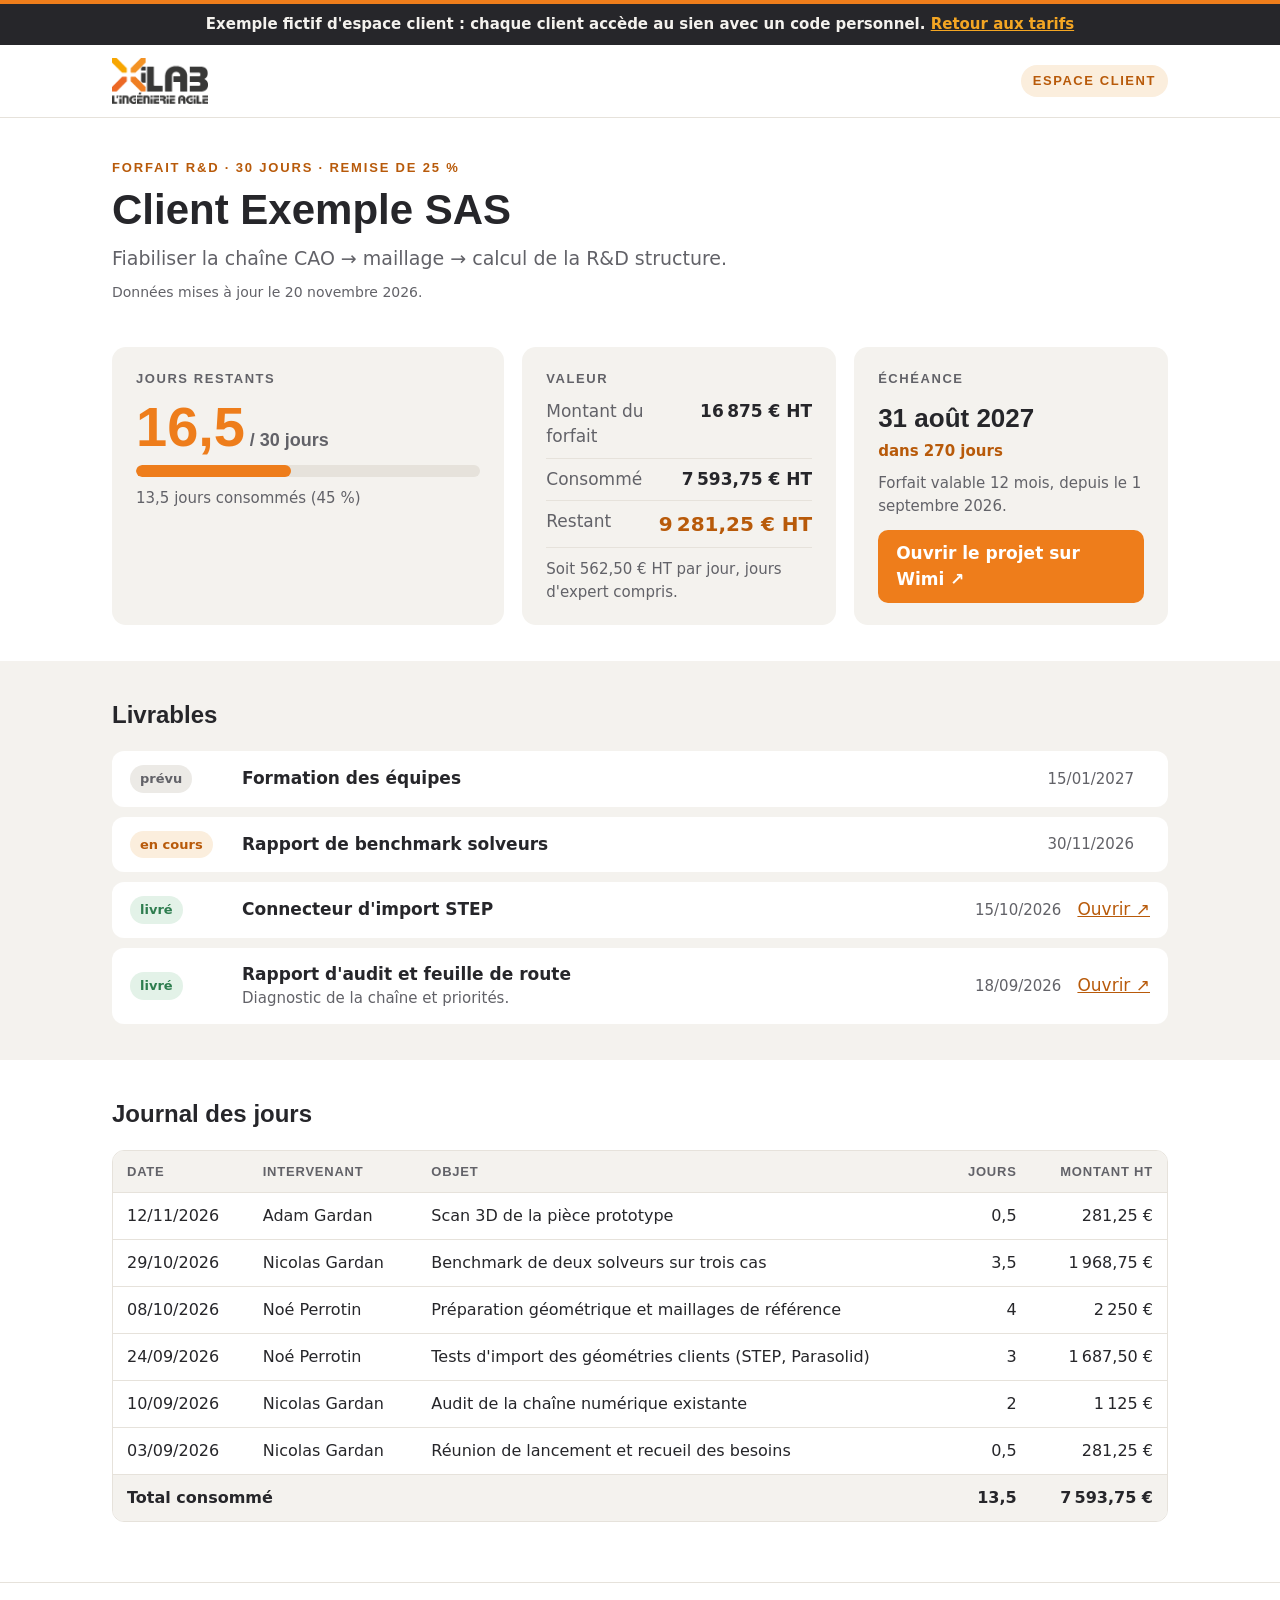
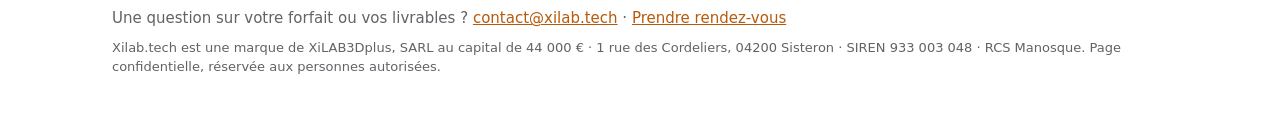
<file: static/espace-client-exemple/index.html>
<!doctype html><html lang=fr><head><meta charset=utf-8><meta name=viewport content="width=device-width,initial-scale=1"><meta name=robots content="noindex, nofollow"><meta name=referrer content="no-referrer"><title>Client Exemple SAS · Espace client Xilab.tech</title><link rel=icon type=image/png href=[data-uri]><style>:root{--bg:#FFFFFF;--paper:#F4F2EE;--cream:#FBEEDD;--line:#E6E2DB;--ink:#26262A;--muted:#626268;--orange:#EE7D1B;--orange-ink:#B85A0A;--ok:#2E7D4F;--ok-bg:#E3F2E8;--wip-bg:#FBEEDD;--todo-bg:#ECEAE6;--warn:#B3261E;--warn-bg:#FCE8E6;--display:"Trebuchet MS","Lucida Grande","Segoe UI",sans-serif;--body:Calibri,Carlito,"Segoe UI",system-ui,sans-serif}@media(prefers-color-scheme:dark){:root:not([data-theme=light]){--bg:#1C1C1F;--paper:#26262A;--cream:#3A2A1B;--line:#3A3A40;--ink:#F1EFEA;--muted:#A8A6A0;--orange:#F08A2E;--orange-ink:#F6A65A;--ok:#7CCB98;--ok-bg:#1F3328;--wip-bg:#3A2A1B;--todo-bg:#2F2F34;--warn:#F2A099;--warn-bg:#3D2220;color-scheme:dark}}:root[data-theme=dark]{--bg:#1C1C1F;--paper:#26262A;--cream:#3A2A1B;--line:#3A3A40;--ink:#F1EFEA;--muted:#A8A6A0;--orange:#F08A2E;--orange-ink:#F6A65A;--ok:#7CCB98;--ok-bg:#1F3328;--wip-bg:#3A2A1B;--todo-bg:#2F2F34;--warn:#F2A099;--warn-bg:#3D2220;color-scheme:dark}*{box-sizing:border-box}html{-webkit-text-size-adjust:100%}body{margin:0;background:var(--bg);color:var(--ink);font-family:var(--body);font-size:17px;line-height:1.5;border-top:4px solid var(--orange)}a{color:var(--orange-ink)}.wrap{max-width:1120px;margin:0 auto;padding:0 16px}@media(min-width:700px){.wrap{padding:0 32px}}.top{border-bottom:1px solid var(--line)}.top .wrap{display:flex;align-items:center;justify-content:space-between;height:72px}.logo img{height:46px;width:auto;display:block}.l-dark{display:none!important}@media(prefers-color-scheme:dark){:root:not([data-theme=light]) .l-light{display:none!important}:root:not([data-theme=light]) .l-dark{display:block!important}}.tag{font-family:var(--display);font-weight:700;font-size:13px;letter-spacing:.12em;text-transform:uppercase;color:var(--orange-ink);background:var(--cream);padding:6px 12px;border-radius:999px}section{padding:36px 0}section.alt{background:var(--paper)}.head{padding:40px 0 8px}.kick{font-family:var(--display);font-weight:700;font-size:13px;letter-spacing:.14em;text-transform:uppercase;color:var(--orange-ink);margin:0 0 8px}h1{font-family:var(--display);font-size:clamp(28px,4.5vw,42px);line-height:1.15;margin:0 0 10px}.lead{font-size:19px;color:var(--muted);margin:0 0 6px;max-width:760px}.maj{font-size:14px;color:var(--muted);margin:10px 0 0}.h2{font-family:var(--display);font-size:24px;margin:0 0 18px}.grid{display:grid;grid-template-columns:1.25fr 1fr 1fr;gap:18px}@media(max-width:900px){.grid{grid-template-columns:1fr}}.card{background:var(--paper);border-radius:14px;padding:22px 24px;display:flex;flex-direction:column;gap:10px;min-width:0}.card h2{font-family:var(--display);font-size:13px;letter-spacing:.12em;text-transform:uppercase;color:var(--muted);margin:0}.card.warn{background:var(--warn-bg)}.num{margin:0;font-family:var(--display)}.num b{font-size:56px;line-height:1;color:var(--orange)}.card.warn .num b{color:var(--warn)}.num span{font-size:18px;color:var(--muted);font-weight:700}.bar{height:12px;border-radius:999px;background:var(--line);overflow:hidden}.bar i{display:block;height:100%;background:var(--orange);border-radius:999px}.card.warn .bar i{background:var(--warn)}.sub{margin:0;font-size:15px;color:var(--muted)}.alert{margin:0;font-weight:700;color:var(--warn);font-size:15px}.kv{margin:0;display:grid;gap:8px}.kv div{display:flex;justify-content:space-between;gap:12px;border-bottom:1px solid var(--line);padding-bottom:8px}.kv dt{color:var(--muted)}.kv dd{margin:0;font-weight:700;font-variant-numeric:tabular-nums;white-space:nowrap}.kv .hl dd{color:var(--orange-ink);font-size:20px}.date{margin:0;display:flex;flex-direction:column;gap:2px}.date b{font-family:var(--display);font-size:26px}.date .rel{font-size:15px;font-weight:700;color:var(--orange-ink)}.card.warn .date .rel{color:var(--warn)}.btn{margin-top:auto;align-self:flex-start;display:inline-block;background:var(--orange);color:#fff;text-decoration:none;font-weight:700;padding:11px 18px;border-radius:10px}.btn:hover{filter:brightness(.95)}.btn:focus-visible,a:focus-visible{outline:3px solid var(--orange);outline-offset:2px}.dl{list-style:none;margin:0;padding:0;display:grid;gap:10px}.dl li{background:var(--bg);border-radius:12px;padding:14px 18px;display:grid;grid-template-columns:96px minmax(0,1fr)auto auto;gap:16px;align-items:center}.dl b{display:block}.desc{display:block;font-size:15px;color:var(--muted)}.when{font-size:15px;color:var(--muted);font-variant-numeric:tabular-nums}.st{justify-self:start;font-size:13px;font-weight:700;padding:4px 10px;border-radius:999px;white-space:nowrap}.st.ok{background:var(--ok-bg);color:var(--ok)}.st.wip{background:var(--wip-bg);color:var(--orange-ink)}.st.todo{background:var(--todo-bg);color:var(--muted)}@media(max-width:640px){.dl li{grid-template-columns:minmax(0,1fr)auto}.dl li>div{grid-column:1/-1;order:-1}}.tw{overflow-x:auto;border-radius:12px;border:1px solid var(--line)}table{width:100%;border-collapse:collapse;font-size:16px}th,td{padding:11px 14px;text-align:left;border-bottom:1px solid var(--line);vertical-align:top}th{font-family:var(--display);font-size:13px;letter-spacing:.06em;text-transform:uppercase;color:var(--muted);background:var(--paper)}td.r,th.r{text-align:right;white-space:nowrap;font-variant-numeric:tabular-nums}tfoot td{font-weight:700;border-bottom:0;background:var(--paper)}tbody tr:last-child td{border-bottom:1px solid var(--line)}tr.warn td{background:var(--warn-bg)}code{font-size:14px}.foot{border-top:1px solid var(--line);padding:24px 0 32px;margin-top:24px;font-size:15px;color:var(--muted)}.foot p{margin:0 0 8px}.foot .legal{font-size:13px}</style></head><body><div style="background:#26262A;color:#F4F2EE;text-align:center;padding:10px 16px;font:600 15px/1.4 Calibri,Carlito,system-ui,sans-serif">Exemple fictif d'espace client : chaque client accède au sien avec un code personnel. <a href="../tarifs/" style="color:#F4A623">Retour aux tarifs</a></div><header class=top><div class=wrap><a href=https://xilab.tech class=logo aria-label="Xilab.tech, site public"><img class=l-light src=[data-uri] width=400 height=192 alt="Xilab, l'ingénierie agile">
<img class=l-dark src=[data-uri] width=400 height=192 alt="Xilab, l'ingénierie agile">
</a><span class=tag>Espace client</span></div></header><main><section class=head><div class=wrap><p class=kick>Forfait R&amp;D · 30 jours · remise de 25 %</p><h1>Client Exemple SAS</h1><p class=lead>Fiabiliser la chaîne CAO → maillage → calcul de la R&amp;D structure.</p><p class=maj>Données mises à jour le 20 novembre 2026.</p></div></section><section><div class=wrap><div class=grid><article class="card big"><h2>Jours restants</h2><p class=num><b>16,5</b> <span>/ 30 jours</span></p><div class=bar role=img aria-label="13,5 jours consommés sur 30"><i style=width:45%></i></div><p class=sub>13,5 jours consommés (45 %)</p></article><article class=card><h2>Valeur</h2><dl class=kv><div><dt>Montant du forfait</dt><dd>16 875 € HT</dd></div><div><dt>Consommé</dt><dd>7 593,75 € HT</dd></div><div class=hl><dt>Restant</dt><dd>9 281,25 € HT</dd></div></dl><p class=sub>Soit 562,50 € HT par jour, jours d'expert compris.</p></article><article class=card><h2>Échéance</h2><p class=date data-fin=2027-08-31 data-seuil=60><b>31 août 2027</b><span class=rel></span></p><p class=sub>Forfait valable 12 mois, depuis le 1 septembre 2026.</p><a class=btn href=https://example.com/espace-projet target=_blank rel=noopener>Ouvrir le projet sur Wimi ↗</a></article></div></div></section><section class=alt><div class=wrap><h2 class=h2>Livrables</h2><ul class=dl><li><span class="st todo">prévu</span><div><b>Formation des équipes</b></div><span class=when>15/01/2027</span>
<span></span></li><li><span class="st wip">en cours</span><div><b>Rapport de benchmark solveurs</b></div><span class=when>30/11/2026</span>
<span></span></li><li><span class="st ok">livré</span><div><b>Connecteur d'import STEP</b></div><span class=when>15/10/2026</span>
<a href=https://example.com/espace-projet/connecteur target=_blank rel=noopener>Ouvrir ↗</a></li><li><span class="st ok">livré</span><div><b>Rapport d'audit et feuille de route</b><span class=desc>Diagnostic de la chaîne et priorités.</span></div><span class=when>18/09/2026</span>
<a href=https://example.com/espace-projet/audit.pdf target=_blank rel=noopener>Ouvrir ↗</a></li></ul></div></section><section><div class=wrap><h2 class=h2>Journal des jours</h2><div class=tw><table><thead><tr><th>Date</th><th>Intervenant</th><th>Objet</th><th class=r>Jours</th><th class=r>Montant HT</th></tr></thead><tbody><tr><td>12/11/2026</td><td>Adam Gardan</td><td>Scan 3D de la pièce prototype</td><td class=r>0,5</td><td class=r>281,25 €</td></tr><tr><td>29/10/2026</td><td>Nicolas Gardan</td><td>Benchmark de deux solveurs sur trois cas</td><td class=r>3,5</td><td class=r>1 968,75 €</td></tr><tr><td>08/10/2026</td><td>Noé Perrotin</td><td>Préparation géométrique et maillages de référence</td><td class=r>4</td><td class=r>2 250 €</td></tr><tr><td>24/09/2026</td><td>Noé Perrotin</td><td>Tests d'import des géométries clients (STEP, Parasolid)</td><td class=r>3</td><td class=r>1 687,50 €</td></tr><tr><td>10/09/2026</td><td>Nicolas Gardan</td><td>Audit de la chaîne numérique existante</td><td class=r>2</td><td class=r>1 125 €</td></tr><tr><td>03/09/2026</td><td>Nicolas Gardan</td><td>Réunion de lancement et recueil des besoins</td><td class=r>0,5</td><td class=r>281,25 €</td></tr></tbody><tfoot><tr><td colspan=3>Total consommé</td><td class=r>13,5</td><td class=r>7 593,75 €</td></tr></tfoot></table></div></div></section></main><footer class=foot><div class=wrap><p>Une question sur votre forfait ou vos livrables ? <a href=mailto:contact@xilab.tech>contact@xilab.tech</a> · <a href=https://calendly.com/ngardan-xilab target=_blank rel=noopener>Prendre rendez-vous</a></p><p class=legal>Xilab.tech est une marque de XiLAB3Dplus, SARL au capital de 44 000 € · 1 rue des Cordeliers, 04200 Sisteron · SIREN 933 003 048 · RCS Manosque. Page confidentielle, réservée aux personnes autorisées.</p></div></footer><script>(function(){if(t=document.querySelector("[data-fin]"),!t)return;var t,o=new Date(t.getAttribute("data-fin")+"T23:59:59"),i=+t.getAttribute("data-seuil"),e=Math.ceil((o-new Date)/864e5),n=t.querySelector(".rel"),s=t.closest(".card");e<0?(n.textContent="forfait échu depuis "+-e+" jour"+(-e>1?"s":""),s.classList.add("warn")):e===0?(n.textContent="dernier jour du forfait",s.classList.add("warn")):(n.textContent="dans "+e+" jour"+(e>1?"s":""),e<=i&&s.classList.add("warn"))})()</script></body></html>
</file>
